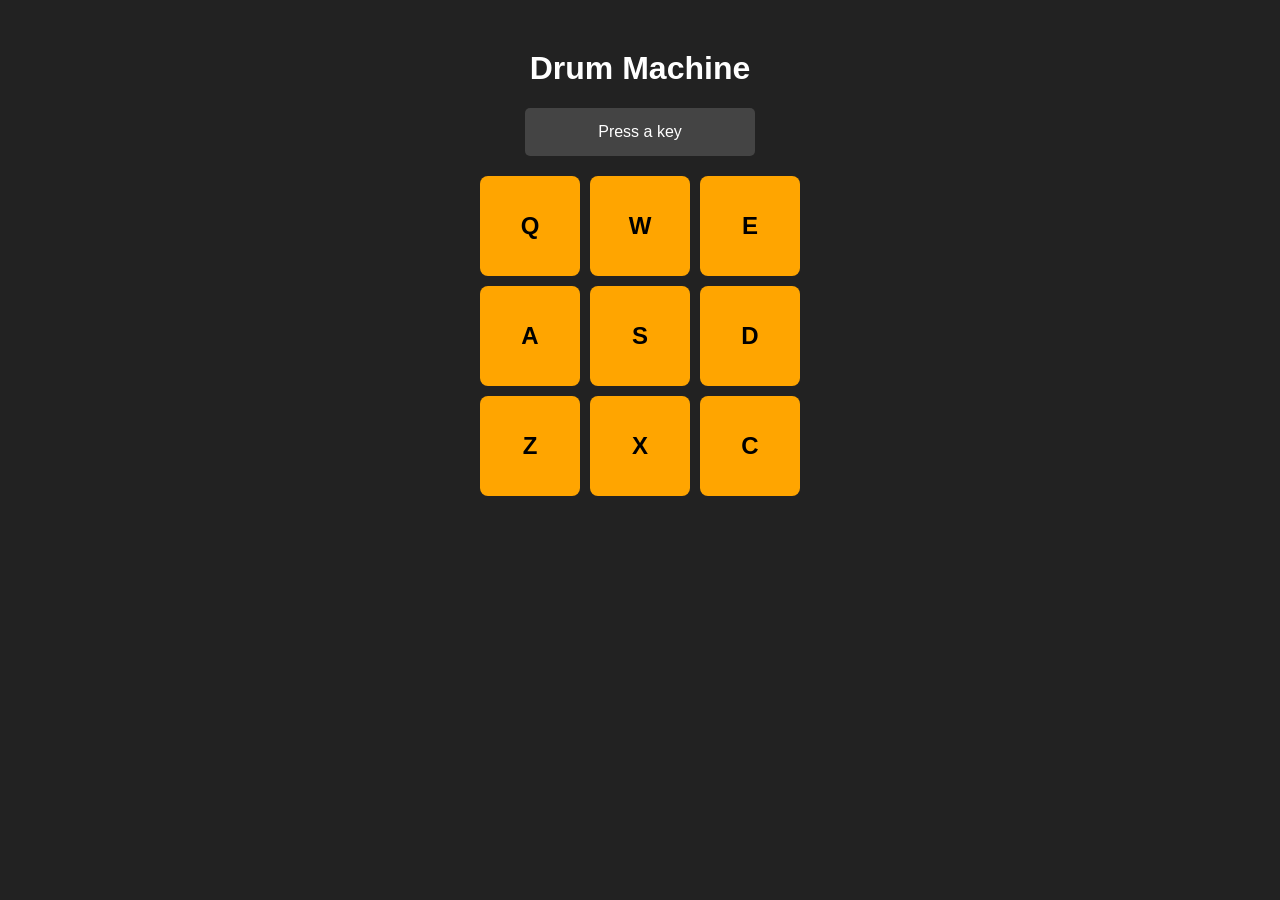
<file: drum /index.html>
<!DOCTYPE html>
<html lang="en">
<head>
    <meta charset="UTF-8">
    <meta name="viewport" content="width=device-width, initial-scale=1.0">
    <title>Drum Machine</title>
    <link rel="stylesheet" href="style.css">
</head>
<body>
    <div id="drum-machine">
        <h1>Drum Machine</h1>
        <div id="display">Press a key</div>

        <div class="pads">
            <button class="drum-pad" id="Heater-1">Q
                <audio class="clip" id="Q" src="https://s3.amazonaws.com/freecodecamp/drums/Heater-1.mp3"></audio>
            </button>

            <button class="drum-pad" id="Heater-2">W
                <audio class="clip" id="W" src="https://s3.amazonaws.com/freecodecamp/drums/Heater-2.mp3"></audio>
            </button>

            <button class="drum-pad" id="Heater-3">E
                <audio class="clip" id="E" src="https://s3.amazonaws.com/freecodecamp/drums/Heater-3.mp3"></audio>
            </button>

            <button class="drum-pad" id="Kick">A
                <audio class="clip" id="A" src="https://s3.amazonaws.com/freecodecamp/drums/RP4_KICK_1.mp3"></audio>
            </button>

            <button class="drum-pad" id="Clap">S
                <audio class="clip" id="S" src="https://s3.amazonaws.com/freecodecamp/drums/Heater-6.mp3"></audio>
            </button>

            <button class="drum-pad" id="Open-HH">D
                <audio class="clip" id="D" src="https://s3.amazonaws.com/freecodecamp/drums/Dsc_Oh.mp3"></audio>
            </button>

            <button class="drum-pad" id="Kick-n-Hat">Z
                <audio class="clip" id="Z" src="https://s3.amazonaws.com/freecodecamp/drums/Kick_n_Hat.mp3"></audio>
            </button>

            <button class="drum-pad" id="Closed-HH">X
                <audio class="clip" id="X" src="https://s3.amazonaws.com/freecodecamp/drums/Cev_H2.mp3"></audio>
            </button>

            <button class="drum-pad" id="Chord">C
                <audio class="clip" id="C" src="https://s3.amazonaws.com/freecodecamp/drums/Chord_1.mp3"></audio>
            </button>
        </div>
    </div>

    <script src="script.js"></script>
</body>
</html>
</file>
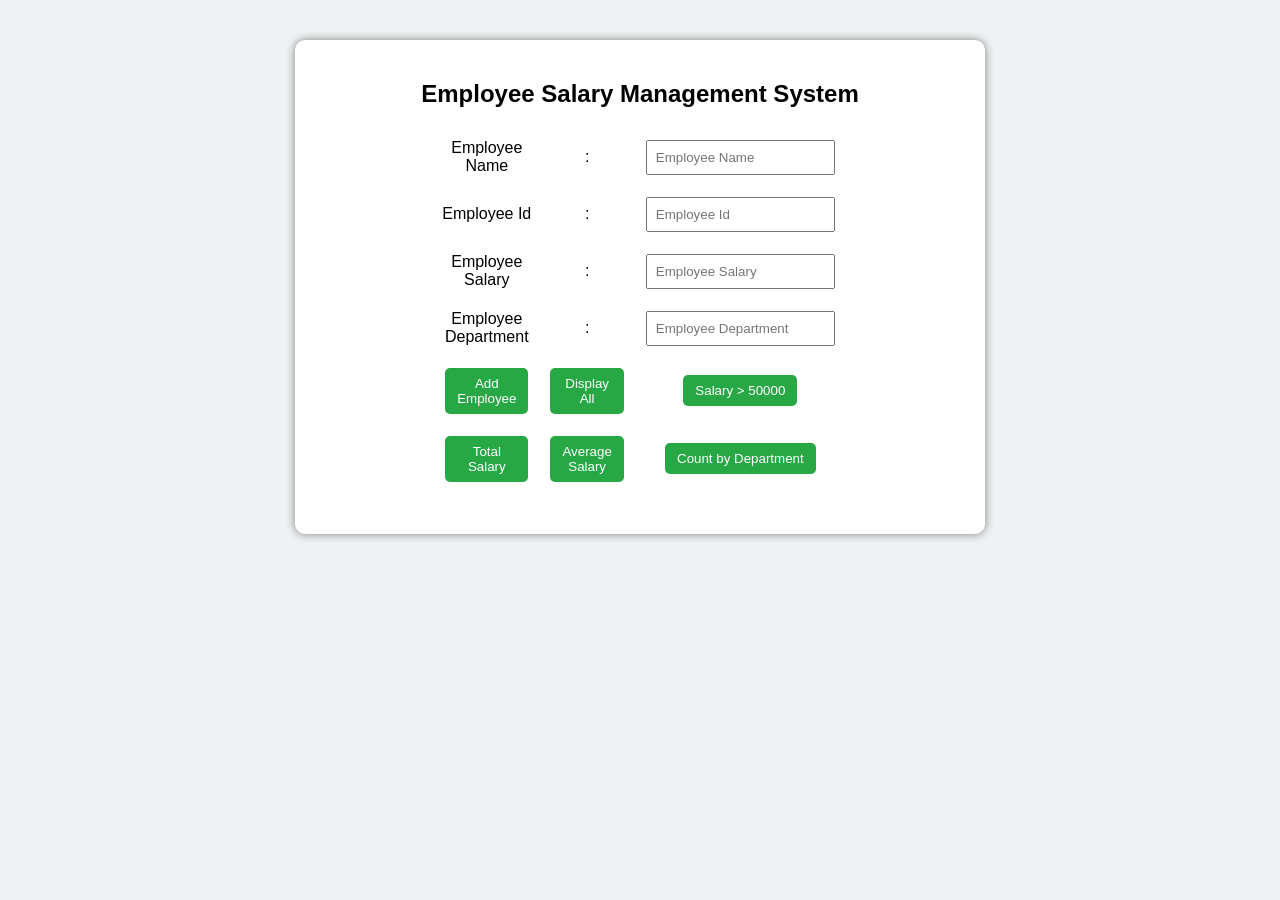
<file: exp5/index.html>
<!DOCTYPE html>
<html lang="en">
<head>
    <meta charset="UTF-8">
    <meta name="viewport" content="width=device-width, initial-scale=1.0">
    <title>Employee Salary Management System</title>
     <link rel="stylesheet" href="style.css">
</head>
<body>
        <div class="container">
            
        <h2>Employee Salary Management System</h2>
        <table width="50%" border="0" align="center" cellpadding="5" cellspacing="2">
            <tr>
                <td><label for="">Employee Name</label></td>
                <td>: </td>
                <td> <input type="text" id="name" placeholder="Employee Name"></td>
            </tr>

             <tr>
                <td><label for="">Employee Id</label></td>
                <td>: </td>
                <td> <input type="text" id="empId" placeholder="Employee Id"></td>
            </tr>

             <tr>
                <td><label for="">Employee Salary</label></td>
                <td>: </td>
                <td> <input type="number" id="salary" placeholder="Employee Salary"></td>
            </tr>

             <tr>
                <td><label for="">Employee Department</label></td>
                <td>: </td>
                <td> <input type="text" id="dept" placeholder="Employee Department"></td>
            </tr>

            <tr>
                <td><button onclick="addEmployee()">Add Employee</button></td>
                <td><button onclick="displayEmployees()">Display All</button></td>
                <td><button onclick="filterSalary()">Salary > 50000</button></td>
            </tr>

            <tr>
                <td><button onclick="totalSalary()">Total Salary</button></td>
                <td><button onclick="averageSalary()">Average Salary</button></td>
                <td><button onclick="countDepartment()">Count by Department</button></td>
            </tr>
        </table>
       
        <div id="output"></div>
    </div>
    <script src="main.jsx"></script>
    
</body>
</html>
</file>
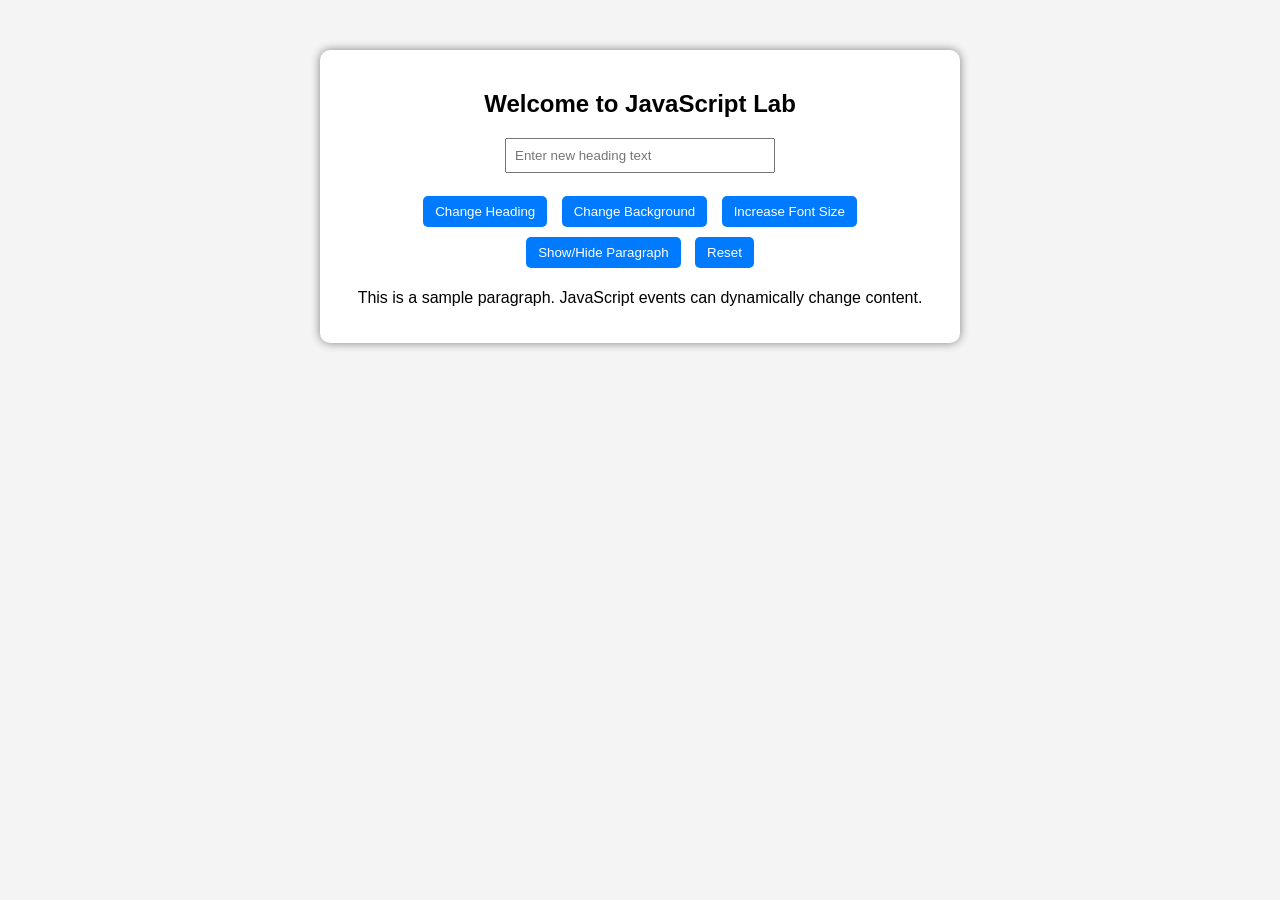
<file: exp6/index.html>
<!DOCTYPE html>
<html lang="en">
<head>
    <meta charset="UTF-8">
    <meta name="viewport" content="width=device-width, initial-scale=1.0">
    <title>DOM events</title>
    <link rel="stylesheet" href="./style.css">
</head>
<body>
  
 <div class="container">
    <h2 id="mainHeading">Welcome to JavaScript Lab</h2>

    <input type="text" id="userInput" placeholder="Enter new heading text">

    <br><br>

    <button id="changeTextBtn">Change Heading</button>
    <button id="bgColorBtn">Change Background</button>
    <button id="fontSizeBtn">Increase Font Size</button>
    <button id="toggleBtn">Show/Hide Paragraph</button>
    <button id="resetBtn">Reset</button>

    <p id="paragraph">
        This is a sample paragraph. JavaScript events can dynamically change content.
    </p>
</div>

    <script src="./main.jsx"></script>
</body>
</html>
</file>
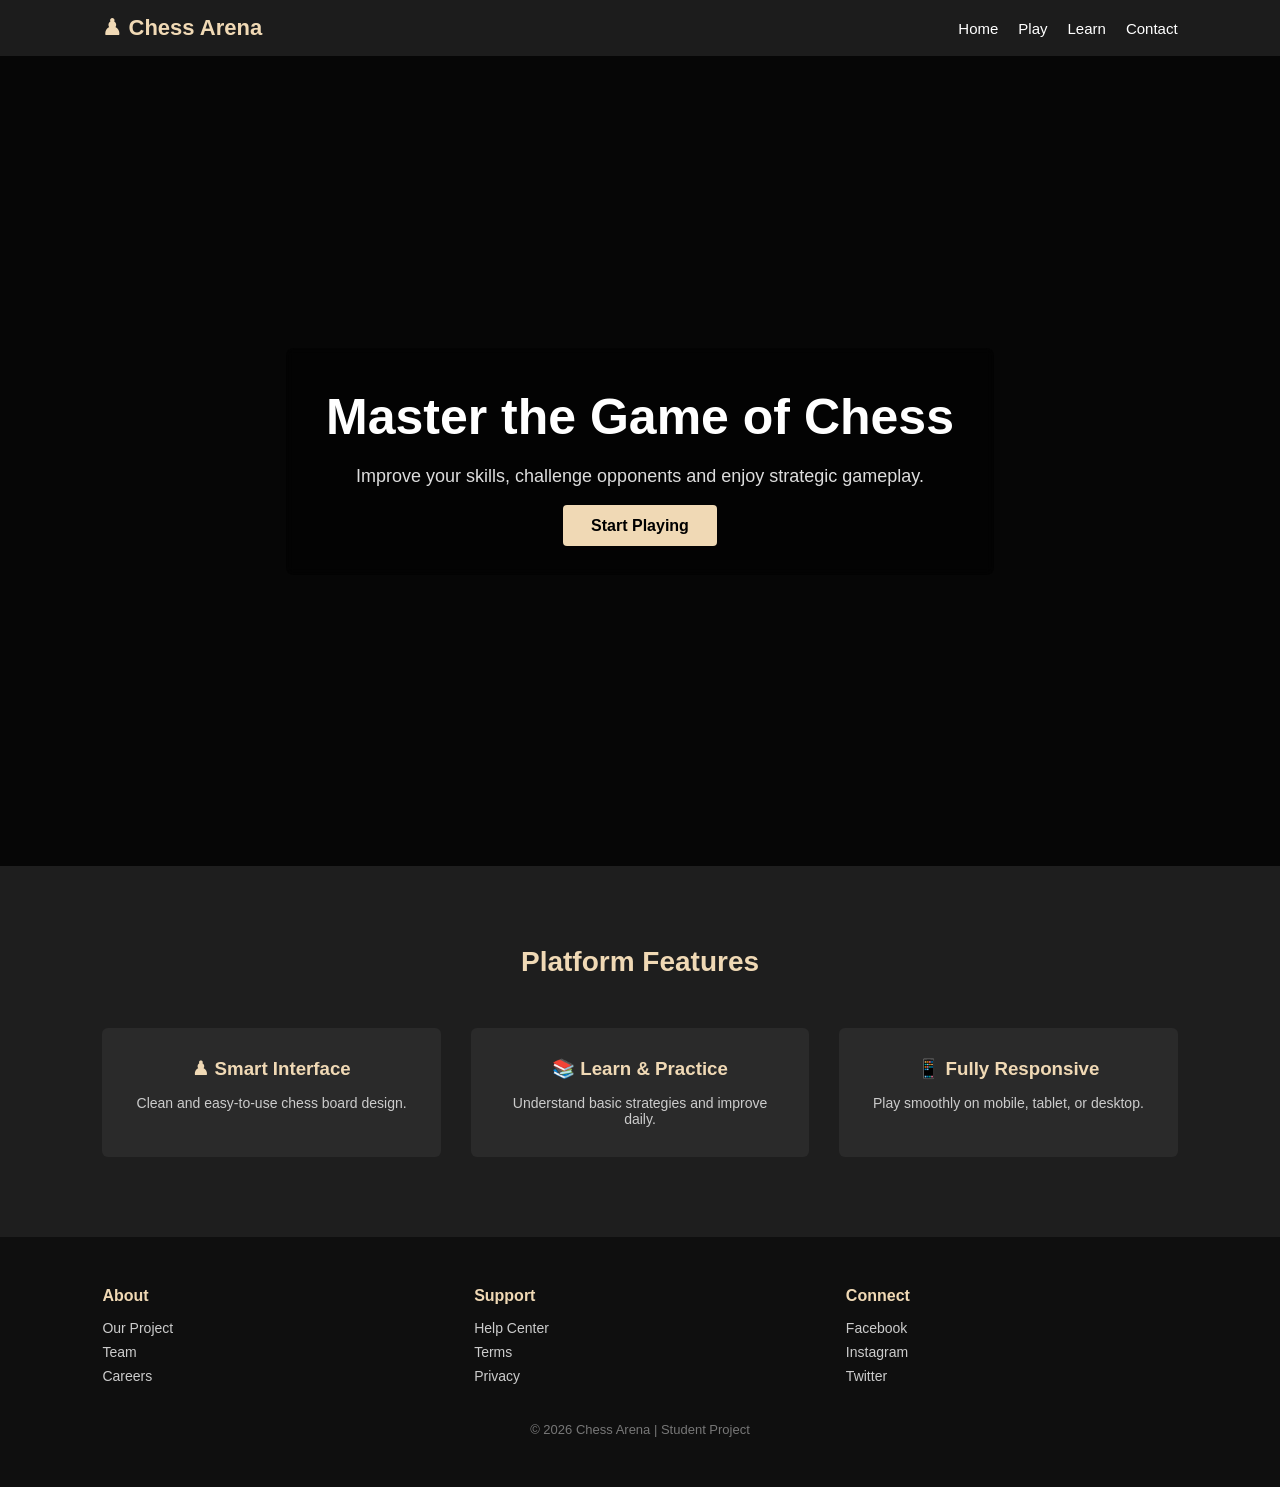
<file: chess.html>
<!DOCTYPE html>
<html>
<head>
    <title>Chess Arena</title>
    <meta name="viewport" content="width=device-width, initial-scale=1.0">
    <style>

        *{
            margin:0;
            padding:0;
            box-sizing:border-box;
            font-family: Arial, sans-serif;
        }

        body{
            background:#121212;
            color:white;
        }

        
        header{
            position:sticky;
            top:0;
            display:flex;
            justify-content:space-between;
            align-items:center;
            padding:15px 8%;
            background:#1c1c1c;
            z-index:1000;
        }

        .logo{
            font-size:22px;
            font-weight:bold;
            color:#f0d9b5;
        }

        nav{
            display:flex;
            gap:20px;
        }

        nav a{
            text-decoration:none;
            color:white;
            font-size:15px;
        }

        nav a:hover{
            color:#f0d9b5;
        }

        
        .hero{
            min-height:90vh;
            background:url("https://images.unsplash.com/photo-1528819622765-d6bcf132f793")
            no-repeat center center/cover;
            display:flex;
            justify-content:center;
            align-items:center;
            text-align:center;
            position:relative;
            padding:20px;
        }

        .hero::after{
            content:"";
            position:absolute;
            width:100%;
            height:100%;
            background:rgba(0,0,0,0.65);
            top:0;
            left:0;
        }

        .hero-content{
            position:relative;
            z-index:2;
            background:rgba(0,0,0,0.5);
            padding:40px;
            border-radius:8px;
            backdrop-filter: blur(5px);
        }

        .hero h1{
            font-size:50px;
            margin-bottom:20px;
        }

        .hero p{
            font-size:18px;
            margin-bottom:30px;
            color:#ddd;
        }

        .btn{
            padding:12px 28px;
            background:#f0d9b5;
            color:black;
            text-decoration:none;
            font-weight:bold;
            border-radius:4px;
        }

        .btn:hover{
            background:#b58863;
            color:white;
        }

        
        .features{
            padding:80px 8%;
            text-align:center;
            background:#1e1e1e;
        }

        .features h2{
            margin-bottom:50px;
            font-size:28px;
            color:#f0d9b5;
        }

        .feature-box{
            display:grid;
            grid-template-columns: repeat(auto-fit, minmax(250px, 1fr));
            gap:30px;
        }

        .box{
            background:#2a2a2a;
            padding:30px;
            border-radius:6px;
            transition:0.3s;
        }

        .box:hover{
            transform:translateY(-5px);
        }

        .box h3{
            margin-bottom:15px;
            color:#f0d9b5;
        }

        .box p{
            color:#ccc;
            font-size:14px;
        }

        
        footer{
            background:#0f0f0f;
            padding:50px 8%;
        }

        .footer-container{
            display:grid;
            grid-template-columns: repeat(auto-fit, minmax(200px,1fr));
            gap:40px;
        }

        .footer-box h4{
            margin-bottom:15px;
            color:#f0d9b5;
        }

        .footer-box a{
            display:block;
            text-decoration:none;
            color:#ccc;
            margin-bottom:8px;
            font-size:14px;
        }

        .footer-box a:hover{
            color:white;
        }

        .copyright{
            text-align:center;
            margin-top:30px;
            font-size:13px;
            color:#777;
        }

        
        @media(max-width:600px){
            .hero h1{
                font-size:32px;
            }
            .hero-content{
                padding:25px;
            }
        }

    </style>
</head>
<body>

<header>
    <div class="logo">♟ Chess Arena</div>
    <nav>
        <a href="#">Home</a>
        <a href="#">Play</a>
        <a href="#">Learn</a>
        <a href="#">Contact</a>
    </nav>
</header>

<section class="hero">
    <div class="hero-content">
        <h1>Master the Game of Chess</h1>
        <p>Improve your skills, challenge opponents and enjoy strategic gameplay.</p>
        <a href="chess.html" class="btn">Start Playing</a>
    </div>
</section>

<section class="features">
    <h2>Platform Features</h2>
    <div class="feature-box">
        <div class="box">
            <h3>♟ Smart Interface</h3>
            <p>Clean and easy-to-use chess board design.</p>
        </div>
        <div class="box">
            <h3>📚 Learn & Practice</h3>
            <p>Understand basic strategies and improve daily.</p>
        </div>
        <div class="box">
            <h3>📱 Fully Responsive</h3>
            <p>Play smoothly on mobile, tablet, or desktop.</p>
        </div>
    </div>
</section>

<footer>
    <div class="footer-container">
        <div class="footer-box">
            <h4>About</h4>
            <a href="#">Our Project</a>
            <a href="#">Team</a>
            <a href="#">Careers</a>
        </div>

        <div class="footer-box">
            <h4>Support</h4>
            <a href="#">Help Center</a>
            <a href="#">Terms</a>
            <a href="#">Privacy</a>
        </div>

        <div class="footer-box">
            <h4>Connect</h4>
            <a href="#">Facebook</a>
            <a href="#">Instagram</a>
            <a href="#">Twitter</a>
        </div>
    </div>

    <div class="copyright">
        © 2026 Chess Arena | Student Project
    </div>
</footer>

</body>
</html>
</file>
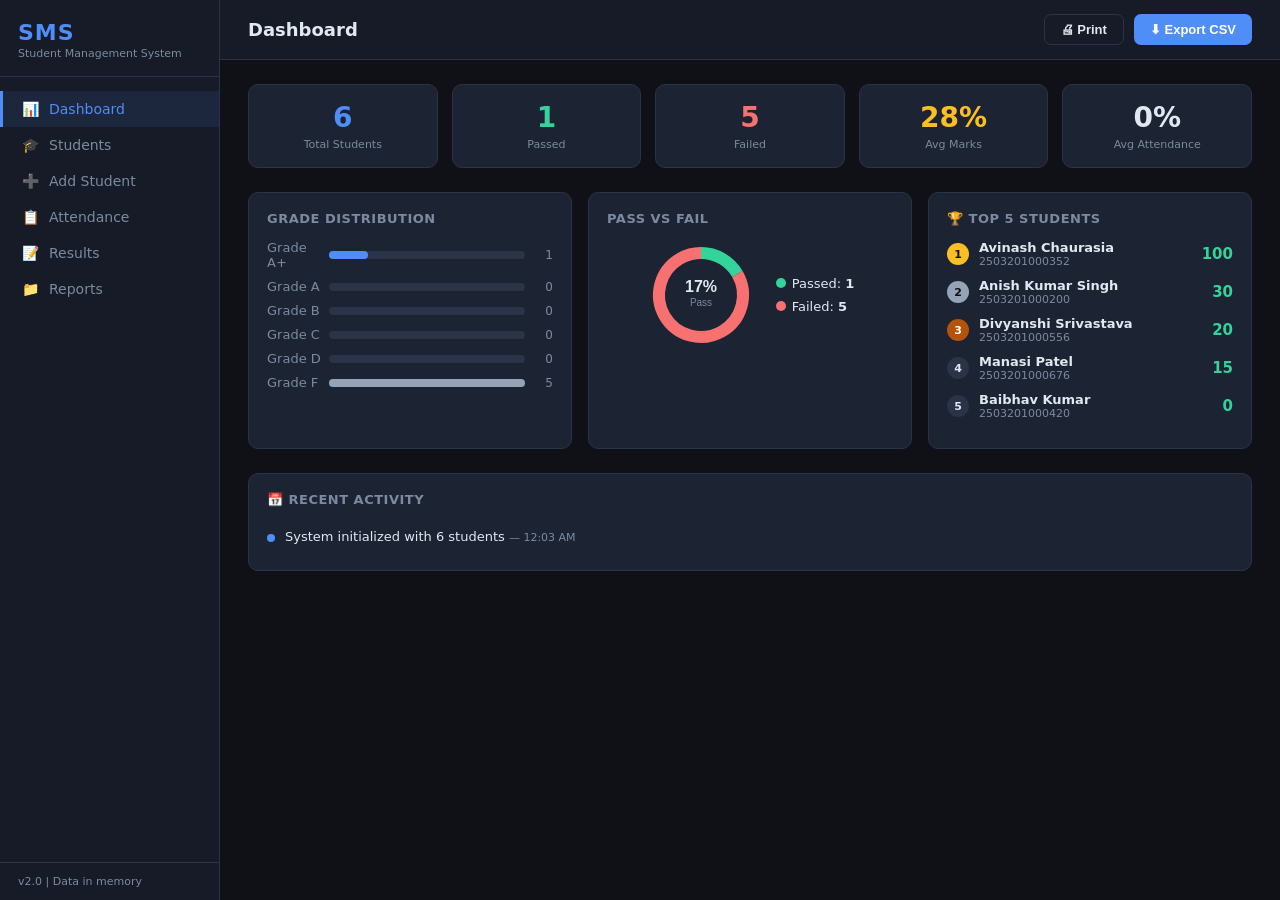
<file: Studentsdatamanagement/projectDashboard.html>
<!DOCTYPE html>
<html lang="en">
<head>
<meta charset="UTF-8" />
<meta name="viewport" content="width=device-width, initial-scale=1.0"/>
<title>Student Management System</title>
<style>
  * { box-sizing: border-box; margin: 0; padding: 0; }

  :root {
    --bg: #0f1117;
    --sidebar-bg: #161b27;
    --card-bg: #1c2333;
    --border: #2a3347;
    --accent: #4f8ef7;
    --accent2: #34d399;
    --danger: #f87171;
    --warn: #fbbf24;
    --text: #e2e8f0;
    --muted: #7b8aa0;
    --font: 'Segoe UI', system-ui, sans-serif;
  }

  body { font-family: var(--font); background: var(--bg); color: var(--text); min-height: 100vh; display: flex; }

  /* SIDEBAR */
  .sidebar {
    width: 220px; background: var(--sidebar-bg); border-right: 1px solid var(--border);
    display: flex; flex-direction: column; padding: 0; flex-shrink: 0; min-height: 100vh;
  }
  .sidebar-brand {
    padding: 20px 18px 16px; border-bottom: 1px solid var(--border);
  }
  .sidebar-brand .logo { font-size: 22px; font-weight: 800; color: var(--accent); letter-spacing: 1px; }
  .sidebar-brand .sub { font-size: 11px; color: var(--muted); margin-top: 2px; }
  .nav { padding: 14px 0; flex: 1; }
  .nav a {
    display: flex; align-items: center; gap: 10px; padding: 10px 18px;
    color: var(--muted); text-decoration: none; font-size: 14px; transition: all .15s;
    border-left: 3px solid transparent;
  }
  .nav a:hover { color: var(--text); background: rgba(79,142,247,.07); }
  .nav a.active { color: var(--accent); border-left-color: var(--accent); background: rgba(79,142,247,.1); }
  .nav a .icon { width: 18px; text-align: center; }
  .sidebar-footer { padding: 12px 18px; border-top: 1px solid var(--border); font-size: 11px; color: var(--muted); }

  /* MAIN */
  .main { flex: 1; display: flex; flex-direction: column; overflow: auto; }
  .topbar {
    padding: 14px 28px; border-bottom: 1px solid var(--border);
    display: flex; justify-content: space-between; align-items: center;
    background: var(--sidebar-bg);
  }
  .topbar h2 { font-size: 18px; font-weight: 700; }
  .topbar-actions { display: flex; gap: 10px; }
  .btn {
    padding: 7px 16px; border-radius: 7px; font-size: 13px; font-weight: 600;
    cursor: pointer; border: none; transition: .15s;
  }
  .btn-outline { background: transparent; border: 1px solid var(--border); color: var(--text); }
  .btn-outline:hover { border-color: var(--accent); color: var(--accent); }
  .btn-primary { background: var(--accent); color: #fff; }
  .btn-primary:hover { background: #3b7de9; }
  .btn-danger { background: var(--danger); color: #fff; font-size: 12px; padding: 5px 12px; }
  .btn-success { background: var(--accent2); color: #111; font-size: 12px; padding: 5px 12px; }

  /* CONTENT */
  .content { padding: 24px 28px; flex: 1; }

  /* PAGES */
  .page { display: none; }
  .page.active { display: block; }

  /* STAT CARDS */
  .stats-grid { display: grid; grid-template-columns: repeat(5, 1fr); gap: 14px; margin-bottom: 24px; }
  .stat-card {
    background: var(--card-bg); border: 1px solid var(--border); border-radius: 10px;
    padding: 16px; text-align: center;
  }
  .stat-card .val { font-size: 28px; font-weight: 800; }
  .stat-card .lbl { font-size: 11px; color: var(--muted); margin-top: 4px; }
  .stat-card.blue .val { color: var(--accent); }
  .stat-card.green .val { color: var(--accent2); }
  .stat-card.red .val { color: var(--danger); }
  .stat-card.yellow .val { color: var(--warn); }

  /* CHARTS ROW */
  .charts-row { display: grid; grid-template-columns: 1fr 1fr 1fr; gap: 16px; margin-bottom: 24px; }
  .card {
    background: var(--card-bg); border: 1px solid var(--border); border-radius: 10px; padding: 18px;
  }
  .card h3 { font-size: 13px; font-weight: 700; color: var(--muted); margin-bottom: 14px; text-transform: uppercase; letter-spacing: .5px; }

  /* GRADE BARS */
  .grade-bar-row { display: flex; align-items: center; gap: 8px; margin-bottom: 9px; font-size: 13px; }
  .grade-bar-row .label { width: 54px; color: var(--muted); }
  .grade-bar-row .bar-track { flex: 1; background: var(--border); border-radius: 4px; height: 8px; }
  .grade-bar-row .bar-fill { height: 8px; border-radius: 4px; transition: width .6s; }
  .grade-bar-row .count { width: 20px; text-align: right; color: var(--muted); font-size: 12px; }

  /* DONUT */
  .donut-wrap { display: flex; justify-content: center; align-items: center; gap: 20px; }
  .donut-legend { display: flex; flex-direction: column; gap: 8px; font-size: 13px; }
  .donut-legend .dot { width: 10px; height: 10px; border-radius: 50%; display: inline-block; margin-right: 6px; }

  /* TOP STUDENTS */
  .top-student { display: flex; align-items: center; gap: 10px; margin-bottom: 10px; }
  .rank { width: 22px; height: 22px; border-radius: 50%; background: var(--border); display: flex; align-items: center; justify-content: center; font-size: 11px; font-weight: 700; flex-shrink: 0; }
  .rank.gold { background: #fbbf24; color: #111; }
  .rank.silver { background: #94a3b8; color: #111; }
  .rank.bronze { background: #b45309; color: #fff; }
  .top-student .info { flex: 1; }
  .top-student .name { font-size: 13px; font-weight: 600; }
  .top-student .roll { font-size: 11px; color: var(--muted); }
  .top-student .score { font-size: 15px; font-weight: 800; color: var(--accent2); }

  /* ACTIVITY */
  .activity-item { display: flex; gap: 10px; padding: 8px 0; border-bottom: 1px solid var(--border); font-size: 13px; }
  .activity-item:last-child { border-bottom: none; }
  .activity-dot { width: 8px; height: 8px; border-radius: 50%; background: var(--accent); margin-top: 5px; flex-shrink: 0; }

  /* TABLE PAGE */
  .table-controls { display: flex; justify-content: space-between; align-items: center; margin-bottom: 16px; }
  .search-box {
    padding: 8px 14px; border-radius: 7px; border: 1px solid var(--border);
    background: var(--card-bg); color: var(--text); font-size: 13px; width: 240px;
    outline: none;
  }
  .search-box:focus { border-color: var(--accent); }
  table { width: 100%; border-collapse: collapse; background: var(--card-bg); border-radius: 10px; overflow: hidden; border: 1px solid var(--border); }
  th { background: var(--sidebar-bg); padding: 12px 16px; text-align: left; font-size: 12px; color: var(--muted); text-transform: uppercase; letter-spacing: .5px; }
  td { padding: 12px 16px; font-size: 14px; border-top: 1px solid var(--border); }
  tr:hover td { background: rgba(79,142,247,.04); }
  .badge {
    display: inline-block; padding: 3px 10px; border-radius: 20px; font-size: 11px; font-weight: 700;
  }
  .badge-pass { background: rgba(52,211,153,.15); color: var(--accent2); }
  .badge-fail { background: rgba(248,113,113,.15); color: var(--danger); }
  .badge-a { background: rgba(79,142,247,.15); color: var(--accent); }
  .badge-b { background: rgba(52,211,153,.15); color: var(--accent2); }
  .badge-c { background: rgba(251,191,36,.15); color: var(--warn); }
  .badge-d { background: rgba(248,113,113,.15); color: var(--danger); }
  .badge-f { background: rgba(148,163,184,.15); color: var(--muted); }

  /* ADD STUDENT FORM */
  .form-grid { display: grid; grid-template-columns: 1fr 1fr; gap: 16px; }
  .form-group { display: flex; flex-direction: column; gap: 6px; }
  .form-group.full { grid-column: 1/-1; }
  label { font-size: 12px; color: var(--muted); font-weight: 600; text-transform: uppercase; letter-spacing: .4px; }
  input, select {
    padding: 9px 13px; border-radius: 7px; border: 1px solid var(--border);
    background: var(--bg); color: var(--text); font-size: 14px; outline: none; transition: .15s;
  }
  input:focus, select:focus { border-color: var(--accent); }
  .form-actions { margin-top: 20px; display: flex; gap: 10px; }

  /* MODAL */
  .modal-overlay {
    display: none; position: fixed; inset: 0; background: rgba(0,0,0,.6); z-index: 999; align-items: center; justify-content: center;
  }
  .modal-overlay.open { display: flex; }
  .modal { background: var(--card-bg); border: 1px solid var(--border); border-radius: 12px; padding: 28px; width: 420px; max-width: 95vw; }
  .modal h3 { margin-bottom: 18px; font-size: 16px; }

  /* RESULTS PAGE */
  .results-filter { display: flex; gap: 10px; margin-bottom: 18px; }
  .filter-btn { padding: 6px 16px; border-radius: 20px; border: 1px solid var(--border); background: transparent; color: var(--muted); cursor: pointer; font-size: 13px; transition: .15s; }
  .filter-btn.active, .filter-btn:hover { border-color: var(--accent); color: var(--accent); background: rgba(79,142,247,.1); }

  /* RESPONSIVE */
  @media(max-width:900px) {
    .sidebar { width: 60px; }
    .sidebar-brand .sub, .nav a span, .sidebar-footer { display: none; }
    .nav a { padding: 12px; justify-content: center; }
    .stats-grid { grid-template-columns: repeat(2,1fr); }
    .charts-row { grid-template-columns: 1fr; }
  }
  @media(max-width:600px) {
    .content { padding: 14px; }
    .stats-grid { grid-template-columns: repeat(2,1fr); }
  }
</style>
</head>
<body>

<!-- SIDEBAR -->
<nav class="sidebar">
  <div class="sidebar-brand">
    <div class="logo">SMS</div>
    <div class="sub">Student Management System</div>
  </div>
  <div class="nav">
    <a href="#" class="active" onclick="showPage('dashboard',this)">
      <span class="icon">📊</span><span>Dashboard</span>
    </a>
    <a href="#" onclick="showPage('students',this)">
      <span class="icon">🎓</span><span>Students</span>
    </a>
    <a href="#" onclick="showPage('add',this)">
      <span class="icon">➕</span><span>Add Student</span>
    </a>
    <a href="#" onclick="showPage('attendance',this)">
      <span class="icon">📋</span><span>Attendance</span>
    </a>
    <a href="#" onclick="showPage('results',this)">
      <span class="icon">📝</span><span>Results</span>
    </a>
    <a href="#" onclick="showPage('reports',this)">
      <span class="icon">📁</span><span>Reports</span>
    </a>
  </div>
  <div class="sidebar-footer">v2.0 | Data in memory</div>
</nav>

<!-- MAIN -->
<div class="main">
  <div class="topbar">
    <h2 id="page-title">Dashboard</h2>
    <div class="topbar-actions">
      <button class="btn btn-outline" onclick="window.print()">🖨 Print</button>
      <button class="btn btn-primary" onclick="exportCSV()">⬇ Export CSV</button>
    </div>
  </div>

  <div class="content">

    <!-- DASHBOARD PAGE -->
    <div id="page-dashboard" class="page active">
      <div class="stats-grid" id="stats-grid"></div>
      <div class="charts-row">
        <div class="card">
          <h3>Grade Distribution</h3>
          <div id="grade-bars"></div>
        </div>
        <div class="card">
          <h3>Pass vs Fail</h3>
          <div class="donut-wrap">
            <canvas id="donut" width="110" height="110"></canvas>
            <div class="donut-legend" id="donut-legend"></div>
          </div>
        </div>
        <div class="card">
          <h3>🏆 Top 5 Students</h3>
          <div id="top-students"></div>
        </div>
      </div>
      <div class="card">
        <h3>📅 Recent Activity</h3>
        <div id="activity-log"></div>
      </div>
    </div>

    <!-- STUDENTS PAGE -->
    <div id="page-students" class="page">
      <div class="table-controls">
        <input class="search-box" type="text" placeholder="🔍 Search students…" oninput="filterTable(this.value)"/>
        <button class="btn btn-primary" onclick="showPage('add', document.querySelector('.nav a:nth-child(3)'))">+ Add Student</button>
      </div>
      <table>
        <thead>
          <tr>
            <th>#</th><th>Name</th><th>Roll Number</th><th>Marks</th><th>Grade</th><th>Status</th><th>Actions</th>
          </tr>
        </thead>
        <tbody id="student-table-body"></tbody>
      </table>
    </div>

    <!-- ADD STUDENT PAGE -->
    <div id="page-add" class="page">
      <div class="card" style="max-width:600px">
        <h3>Add New Student</h3>
        <div style="height:16px"></div>
        <div class="form-grid">
          <div class="form-group">
            <label>Full Name</label>
            <input id="inp-name" type="text" placeholder="e.g. Rahul Sharma"/>
          </div>
          <div class="form-group">
            <label>Roll Number</label>
            <input id="inp-roll" type="text" placeholder="e.g. 2503201000999"/>
          </div>
          <div class="form-group">
            <label>Marks (out of 100)</label>
            <input id="inp-marks" type="number" min="0" max="100" placeholder="0–100"/>
          </div>
          <div class="form-group">
            <label>Subject</label>
            <select id="inp-subject">
              <option>Web Development</option>
              <option>Data Structures</option>
              <option>Mathematics</option>
              <option>Physics</option>
            </select>
          </div>
        </div>
        <div class="form-actions">
          <button class="btn btn-primary" onclick="addStudent()">✅ Add Student</button>
          <button class="btn btn-outline" onclick="clearForm()">🗑 Clear</button>
        </div>
        <p id="form-msg" style="margin-top:12px;font-size:13px;color:var(--accent2)"></p>
      </div>
    </div>

    <!-- ATTENDANCE PAGE -->
    <div id="page-attendance" class="page">
      <div class="card">
        <h3>Mark Attendance</h3>
        <div style="height:12px"></div>
        <table>
          <thead><tr><th>#</th><th>Name</th><th>Roll</th><th>Present</th></tr></thead>
          <tbody id="attendance-body"></tbody>
        </table>
        <div style="margin-top:16px">
          <button class="btn btn-primary" onclick="saveAttendance()">Save Attendance</button>
          <span id="att-msg" style="margin-left:12px;font-size:13px;color:var(--accent2)"></span>
        </div>
      </div>
    </div>

    <!-- RESULTS PAGE -->
    <div id="page-results" class="page">
      <div class="results-filter">
        <button class="filter-btn active" onclick="filterResults('all',this)">All</button>
        <button class="filter-btn" onclick="filterResults('pass',this)">Pass</button>
        <button class="filter-btn" onclick="filterResults('fail',this)">Fail</button>
      </div>
      <table>
        <thead><tr><th>#</th><th>Name</th><th>Roll</th><th>Marks</th><th>Grade</th><th>Status</th><th>Remarks</th></tr></thead>
        <tbody id="results-body"></tbody>
      </table>
    </div>

    <!-- REPORTS PAGE -->
    <div id="page-reports" class="page">
      <div class="charts-row">
        <div class="card">
          <h3>Summary Report</h3>
          <div id="report-summary" style="font-size:14px;line-height:2"></div>
        </div>
        <div class="card">
          <h3>Grade Breakdown</h3>
          <div id="report-grades" style="font-size:14px;line-height:2"></div>
        </div>
        <div class="card">
          <h3>Performance Tiers</h3>
          <div id="report-tiers" style="font-size:14px;line-height:2"></div>
        </div>
      </div>
      <div class="card" style="margin-top:0">
        <h3>All Students — Full Report</h3>
        <div style="height:10px"></div>
        <table>
          <thead><tr><th>#</th><th>Name</th><th>Roll</th><th>Marks</th><th>Grade</th><th>Status</th><th>Percentile</th></tr></thead>
          <tbody id="full-report-body"></tbody>
        </table>
      </div>
    </div>

  </div><!-- /content -->
</div><!-- /main -->

<!-- EDIT MODAL -->
<div class="modal-overlay" id="edit-modal">
  <div class="modal">
    <h3>✏️ Edit Student Marks</h3>
    <input type="hidden" id="edit-idx"/>
    <div class="form-group" style="margin-bottom:14px">
      <label>Student Name</label>
      <input id="edit-name" type="text" readonly style="opacity:.6"/>
    </div>
    <div class="form-group">
      <label>New Marks (0–100)</label>
      <input id="edit-marks" type="number" min="0" max="100"/>
    </div>
    <div class="form-actions" style="margin-top:18px">
      <button class="btn btn-primary" onclick="saveEdit()">Save</button>
      <button class="btn btn-outline" onclick="closeModal()">Cancel</button>
    </div>
  </div>
</div>

<script>
// ── DATA ──────────────────────────────────────────────────────────────────────
let students = [
  { name: "Anish Kumar Singh",    roll: "2503201000200", marks: 30 },
  { name: "Avinash Chaurasia",    roll: "2503201000352", marks: 100 },
  { name: "Baibhav Kumar",        roll: "2503201000420", marks: 00 },
  { name: "Divyanshi Srivastava",  roll: "2503201000556", marks: 20 },
  { name: "Manasi Patel",          roll: "2503201000676", marks: 15 },
  { name: "Prashant Kumar",       roll: "2503201000789", marks: 0 },
];

let activityLog = [
  { text: "System initialized with 6 students", time: now() },
];

let attendance = {};

// ── HELPERS ───────────────────────────────────────────────────────────────────
function grade(m) {
  if (m >= 90) return 'A+';
  if (m >= 80) return 'A';
  if (m >= 70) return 'B';
  if (m >= 60) return 'C';
  if (m >= 33) return 'D';
  return 'F';
}
function gradeClass(g) {
  return { 'A+': 'badge-a', 'A': 'badge-a', 'B': 'badge-b', 'C': 'badge-c', 'D': 'badge-d', 'F': 'badge-f' }[g] || 'badge-f';
}
function pass(m) { return m >= 33; }
function now() {
  return new Date().toLocaleTimeString([], { hour: '2-digit', minute: '2-digit' });
}
function log(txt) { activityLog.unshift({ text: txt, time: now() }); }
function avg() { return students.length ? Math.round(students.reduce((s,st) => s + st.marks, 0) / students.length) : 0; }
function topStudents() { return [...students].sort((a,b) => b.marks - a.marks).slice(0,5); }
function gradeCounts() {
  const c = { 'A+':0, 'A':0, 'B':0, 'C':0, 'D':0, 'F':0 };
  students.forEach(s => c[grade(s.marks)]++);
  return c;
}
function percentile(idx) {
  const sorted = [...students].sort((a,b) => a.marks - b.marks);
  const rank = sorted.findIndex(s => s === students[idx]);
  return students.length <= 1 ? 100 : Math.round((rank / (students.length - 1)) * 100);
}

// ── NAVIGATION ────────────────────────────────────────────────────────────────
function showPage(id, el) {
  document.querySelectorAll('.page').forEach(p => p.classList.remove('active'));
  document.querySelectorAll('.nav a').forEach(a => a.classList.remove('active'));
  document.getElementById('page-' + id).classList.add('active');
  if (el) el.classList.add('active');
  const titles = { dashboard:'Dashboard', students:'Students', add:'Add Student', attendance:'Attendance', results:'Results', reports:'Reports' };
  document.getElementById('page-title').textContent = titles[id] || id;
  renderAll();
}

// ── RENDER ALL ────────────────────────────────────────────────────────────────
function renderAll() {
  renderStats(); renderGradeBars(); renderDonut(); renderTopStudents();
  renderActivity(); renderStudentTable(students); renderAttendance();
  renderResults('all'); renderReports();
}

// ── STATS ─────────────────────────────────────────────────────────────────────
function renderStats() {
  const passed = students.filter(s => pass(s.marks)).length;
  const failed = students.length - passed;
  const avgMark = avg();
  const avgAtt = students.length ? Math.round(Object.values(attendance).filter(Boolean).length / Math.max(students.length,1) * 100) : 0;
  document.getElementById('stats-grid').innerHTML = `
    <div class="stat-card blue"><div class="val">${students.length}</div><div class="lbl">Total Students</div></div>
    <div class="stat-card green"><div class="val">${passed}</div><div class="lbl">Passed</div></div>
    <div class="stat-card red"><div class="val">${failed}</div><div class="lbl">Failed</div></div>
    <div class="stat-card yellow"><div class="val">${avgMark}%</div><div class="lbl">Avg Marks</div></div>
    <div class="stat-card"><div class="val">${avgAtt}%</div><div class="lbl">Avg Attendance</div></div>
  `;
}

// ── GRADE BARS ────────────────────────────────────────────────────────────────
function renderGradeBars() {
  const gc = gradeCounts(); const max = Math.max(...Object.values(gc), 1);
  const colors = { 'A+':'#4f8ef7','A':'#4f8ef7','B':'#34d399','C':'#fbbf24','D':'#f87171','F':'#94a3b8' };
  document.getElementById('grade-bars').innerHTML = Object.entries(gc).map(([g,c]) => `
    <div class="grade-bar-row">
      <div class="label">Grade ${g}</div>
      <div class="bar-track"><div class="bar-fill" style="width:${(c/max)*100}%;background:${colors[g]}"></div></div>
      <div class="count">${c}</div>
    </div>
  `).join('');
}

// ── DONUT ─────────────────────────────────────────────────────────────────────
function renderDonut() {
  const passed = students.filter(s => pass(s.marks)).length;
  const failed = students.length - passed;
  const total = students.length || 1;
  const canvas = document.getElementById('donut');
  const ctx = canvas.getContext('2d');
  const cx = 55, cy = 55, r = 42, lineW = 12;
  ctx.clearRect(0,0,110,110);
  const passAngle = (passed/total) * 2 * Math.PI;
  // fail slice
  ctx.beginPath(); ctx.arc(cx,cy,r,0,2*Math.PI); ctx.strokeStyle='#2a3347'; ctx.lineWidth=lineW; ctx.stroke();
  // pass slice
  ctx.beginPath(); ctx.arc(cx,cy,r,-Math.PI/2,-Math.PI/2+passAngle); ctx.strokeStyle='#34d399'; ctx.lineWidth=lineW; ctx.stroke();
  if (failed > 0) {
    ctx.beginPath(); ctx.arc(cx,cy,r,-Math.PI/2+passAngle,-Math.PI/2+passAngle+(failed/total)*2*Math.PI); ctx.strokeStyle='#f87171'; ctx.lineWidth=lineW; ctx.stroke();
  }
  ctx.fillStyle='#e2e8f0'; ctx.font='bold 16px sans-serif'; ctx.textAlign='center'; ctx.textBaseline='middle';
  ctx.fillText(Math.round(passed/total*100)+'%', cx, cy-7);
  ctx.font='10px sans-serif'; ctx.fillStyle='#7b8aa0'; ctx.fillText('Pass', cx, cy+8);

  document.getElementById('donut-legend').innerHTML = `
    <div><span class="dot" style="background:#34d399"></span>Passed: <b>${passed}</b></div>
    <div><span class="dot" style="background:#f87171"></span>Failed: <b>${failed}</b></div>
  `;
}

// ── TOP STUDENTS ──────────────────────────────────────────────────────────────
function renderTopStudents() {
  const top = topStudents();
  const rankColors = ['gold','silver','bronze','',''];
  document.getElementById('top-students').innerHTML = top.map((s,i) => `
    <div class="top-student">
      <div class="rank ${rankColors[i]}">${i+1}</div>
      <div class="info">
        <div class="name">${s.name}</div>
        <div class="roll">${s.roll}</div>
      </div>
      <div class="score">${s.marks}</div>
    </div>
  `).join('');
}

// ── ACTIVITY ──────────────────────────────────────────────────────────────────
function renderActivity() {
  document.getElementById('activity-log').innerHTML = activityLog.slice(0,8).map(a => `
    <div class="activity-item">
      <div class="activity-dot"></div>
      <div>${a.text} <span style="color:var(--muted);font-size:11px">— ${a.time}</span></div>
    </div>
  `).join('');
}

// ── STUDENT TABLE ─────────────────────────────────────────────────────────────
function renderStudentTable(list) {
  document.getElementById('student-table-body').innerHTML = list.map((s,i) => {
    const g = grade(s.marks); const p = pass(s.marks);
    return `<tr>
      <td>${students.indexOf(s)+1}</td>
      <td><b>${s.name}</b></td>
      <td style="font-family:monospace;font-size:12px">${s.roll}</td>
      <td><b>${s.marks}</b>/100</td>
      <td><span class="badge ${gradeClass(g)}">${g}</span></td>
      <td><span class="badge ${p?'badge-pass':'badge-fail'}">${p?'Pass':'Fail'}</span></td>
      <td>
        <button class="btn btn-outline" style="font-size:11px;padding:4px 10px" onclick="openEdit(${students.indexOf(s)})">✏ Edit</button>
        <button class="btn btn-danger" style="margin-left:4px" onclick="deleteStudent(${students.indexOf(s)})">🗑</button>
      </td>
    </tr>`;
  }).join('');
}

function filterTable(q) {
  const filtered = students.filter(s => s.name.toLowerCase().includes(q.toLowerCase()) || s.roll.includes(q));
  renderStudentTable(filtered);
}

// ── ATTENDANCE ────────────────────────────────────────────────────────────────
function renderAttendance() {
  document.getElementById('attendance-body').innerHTML = students.map((s,i) => `
    <tr>
      <td>${i+1}</td><td>${s.name}</td><td>${s.roll}</td>
      <td>
        <input type="checkbox" ${attendance[i] ? 'checked' : ''} onchange="attendance[${i}]=this.checked" style="width:18px;height:18px;cursor:pointer"/>
      </td>
    </tr>
  `).join('');
}
function saveAttendance() {
  log('Attendance saved for ' + students.length + ' students');
  document.getElementById('att-msg').textContent = '✅ Saved!';
  setTimeout(() => document.getElementById('att-msg').textContent = '', 2000);
  renderStats();
}

// ── RESULTS ───────────────────────────────────────────────────────────────────
function renderResults(filter) {
  let list = students;
  if (filter === 'pass') list = students.filter(s => pass(s.marks));
  if (filter === 'fail') list = students.filter(s => !pass(s.marks));
  const remarks = { 'A+':'Excellent', 'A':'Very Good', 'B':'Good', 'C':'Average', 'D':'Below Average', 'F':'Needs Improvement' };
  document.getElementById('results-body').innerHTML = list.map((s,i) => {
    const g = grade(s.marks); const p = pass(s.marks);
    return `<tr>
      <td>${students.indexOf(s)+1}</td>
      <td>${s.name}</td>
      <td style="font-family:monospace;font-size:12px">${s.roll}</td>
      <td><b>${s.marks}</b></td>
      <td><span class="badge ${gradeClass(g)}">${g}</span></td>
      <td><span class="badge ${p?'badge-pass':'badge-fail'}">${p?'Pass':'Fail'}</span></td>
      <td style="color:var(--muted);font-size:12px">${remarks[g]}</td>
    </tr>`;
  }).join('');
}
function filterResults(filter, btn) {
  document.querySelectorAll('.filter-btn').forEach(b => b.classList.remove('active'));
  btn.classList.add('active');
  renderResults(filter);
}

// ── REPORTS ───────────────────────────────────────────────────────────────────
function renderReports() {
  const passed = students.filter(s => pass(s.marks)).length;
  const gc = gradeCounts();
  document.getElementById('report-summary').innerHTML = `
    Total Students: <b>${students.length}</b><br>
    Passed: <b style="color:var(--accent2)">${passed}</b><br>
    Failed: <b style="color:var(--danger)">${students.length-passed}</b><br>
    Average Marks: <b>${avg()}%</b><br>
    Highest: <b>${students.length ? Math.max(...students.map(s=>s.marks)) : 0}</b><br>
    Lowest: <b>${students.length ? Math.min(...students.map(s=>s.marks)) : 0}</b>
  `;
  document.getElementById('report-grades').innerHTML = Object.entries(gc).map(([g,c]) =>
    `Grade ${g}: <b>${c}</b> student${c!==1?'s':''}<br>`
  ).join('');
  const tiers = [
    { label:'Distinction (≥75)', count: students.filter(s=>s.marks>=75).length },
    { label:'First Class (60–74)', count: students.filter(s=>s.marks>=60&&s.marks<75).length },
    { label:'Pass (33–59)', count: students.filter(s=>s.marks>=33&&s.marks<60).length },
    { label:'Fail (<33)', count: students.filter(s=>s.marks<33).length },
  ];
  document.getElementById('report-tiers').innerHTML = tiers.map(t =>
    `${t.label}: <b>${t.count}</b><br>`
  ).join('');

  document.getElementById('full-report-body').innerHTML = [...students]
    .sort((a,b)=>b.marks-a.marks)
    .map((s,i) => {
      const g=grade(s.marks); const p=pass(s.marks);
      const pct = percentile(students.indexOf(s));
      return `<tr>
        <td>${i+1}</td>
        <td>${s.name}</td>
        <td style="font-family:monospace;font-size:12px">${s.roll}</td>
        <td><b>${s.marks}</b></td>
        <td><span class="badge ${gradeClass(g)}">${g}</span></td>
        <td><span class="badge ${p?'badge-pass':'badge-fail'}">${p?'Pass':'Fail'}</span></td>
        <td>${pct}th</td>
      </tr>`;
    }).join('');
}

// ── ADD STUDENT ───────────────────────────────────────────────────────────────
function addStudent() {
  const name = document.getElementById('inp-name').value.trim();
  const roll = document.getElementById('inp-roll').value.trim();
  const marks = parseInt(document.getElementById('inp-marks').value);
  if (!name || !roll || isNaN(marks) || marks < 0 || marks > 100) {
    document.getElementById('form-msg').style.color = 'var(--danger)';
    document.getElementById('form-msg').textContent = '⚠️ Please fill all fields correctly.';
    return;
  }
  students.push({ name, roll, marks });
  log('Added student: ' + name + ' (' + marks + ' marks)');
  clearForm();
  document.getElementById('form-msg').style.color = 'var(--accent2)';
  document.getElementById('form-msg').textContent = '✅ Student added!';
  setTimeout(() => document.getElementById('form-msg').textContent = '', 2500);
  renderAll();
}
function clearForm() {
  ['inp-name','inp-roll','inp-marks'].forEach(id => document.getElementById(id).value = '');
}

// ── EDIT / DELETE ─────────────────────────────────────────────────────────────
function openEdit(idx) {
  document.getElementById('edit-idx').value = idx;
  document.getElementById('edit-name').value = students[idx].name;
  document.getElementById('edit-marks').value = students[idx].marks;
  document.getElementById('edit-modal').classList.add('open');
}
function saveEdit() {
  const idx = parseInt(document.getElementById('edit-idx').value);
  const marks = parseInt(document.getElementById('edit-marks').value);
  if (isNaN(marks) || marks < 0 || marks > 100) return;
  log('Updated marks for ' + students[idx].name + ': ' + students[idx].marks + ' → ' + marks);
  students[idx].marks = marks;
  closeModal(); renderAll();
}
function closeModal() { document.getElementById('edit-modal').classList.remove('open'); }
function deleteStudent(idx) {
  if (!confirm('Delete ' + students[idx].name + '?')) return;
  log('Deleted student: ' + students[idx].name);
  students.splice(idx, 1);
  renderAll();
}

// ── EXPORT CSV ────────────────────────────────────────────────────────────────
function exportCSV() {
  const rows = [['#','Name','Roll Number','Marks','Grade','Status']];
  students.forEach((s,i) => rows.push([i+1, s.name, s.roll, s.marks, grade(s.marks), pass(s.marks)?'Pass':'Fail']));
  const csv = rows.map(r => r.join(',')).join('\n');
  const a = document.createElement('a');
  a.href = URL.createObjectURL(new Blob([csv],{type:'text/csv'}));
  a.download = 'students.csv'; a.click();
}

// ── INIT ──────────────────────────────────────────────────────────────────────
renderAll();
</script>
</body>
</html>
</file>
<file: drum /style.css>
body {
    font-family: Arial, sans-serif;
    background: #222;
    color: white;
    text-align: center;
}

#drum-machine {
    margin-top: 50px;
}

#display {
    margin: 20px auto;
    padding: 15px;
    width: 200px;
    background: #444;
    border-radius: 5px;
}

.pads {
    display: grid;
    grid-template-columns: repeat(3, 100px);
    gap: 10px;
    justify-content: center;
}

.drum-pad {
    height: 100px;
    font-size: 24px;
    font-weight: bold;
    cursor: pointer;
    border: none;
    border-radius: 8px;
    background: orange;
}
</file>
<file: exp5/style.css>
body {
    font-family: Arial;
    background-color: #eef2f3;
    text-align: center;
}
.container {
    width: 650px;
    margin: 40px auto;
    padding: 20px;
    background: white;
    border-radius: 10px;
    box-shadow: 0 0 10px gray;
}
input {
    padding: 8px;
    margin: 5px;
}
button {
    padding: 8px 12px;
    margin: 5px;
    background-color: #28a745;
    color: white;
    border: none;
    border-radius: 5px;
    cursor: pointer;
}
button:hover {
    background-color: #1e7e34;
}
#output {
    margin-top: 20px;
    text-align: left;
}
</file>
<file: exp6/style.css>
body {
    font-family: Arial;
    background-color: #f4f4f4;
    text-align: center;
}

.container {
    width: 600px;
    margin: 50px auto;
    padding: 20px;
    background: white;
    border-radius: 10px;
    box-shadow: 0 0 10px gray;
}

button {
    padding: 8px 12px;
    margin: 5px;
    background-color: #007bff;
    color: white;
    border: none;
    border-radius: 5px;
    cursor: pointer;
}

button:hover {
    background-color: #0056b3;
}

input {
    padding: 8px;
       width: 250px;
}
</file>
